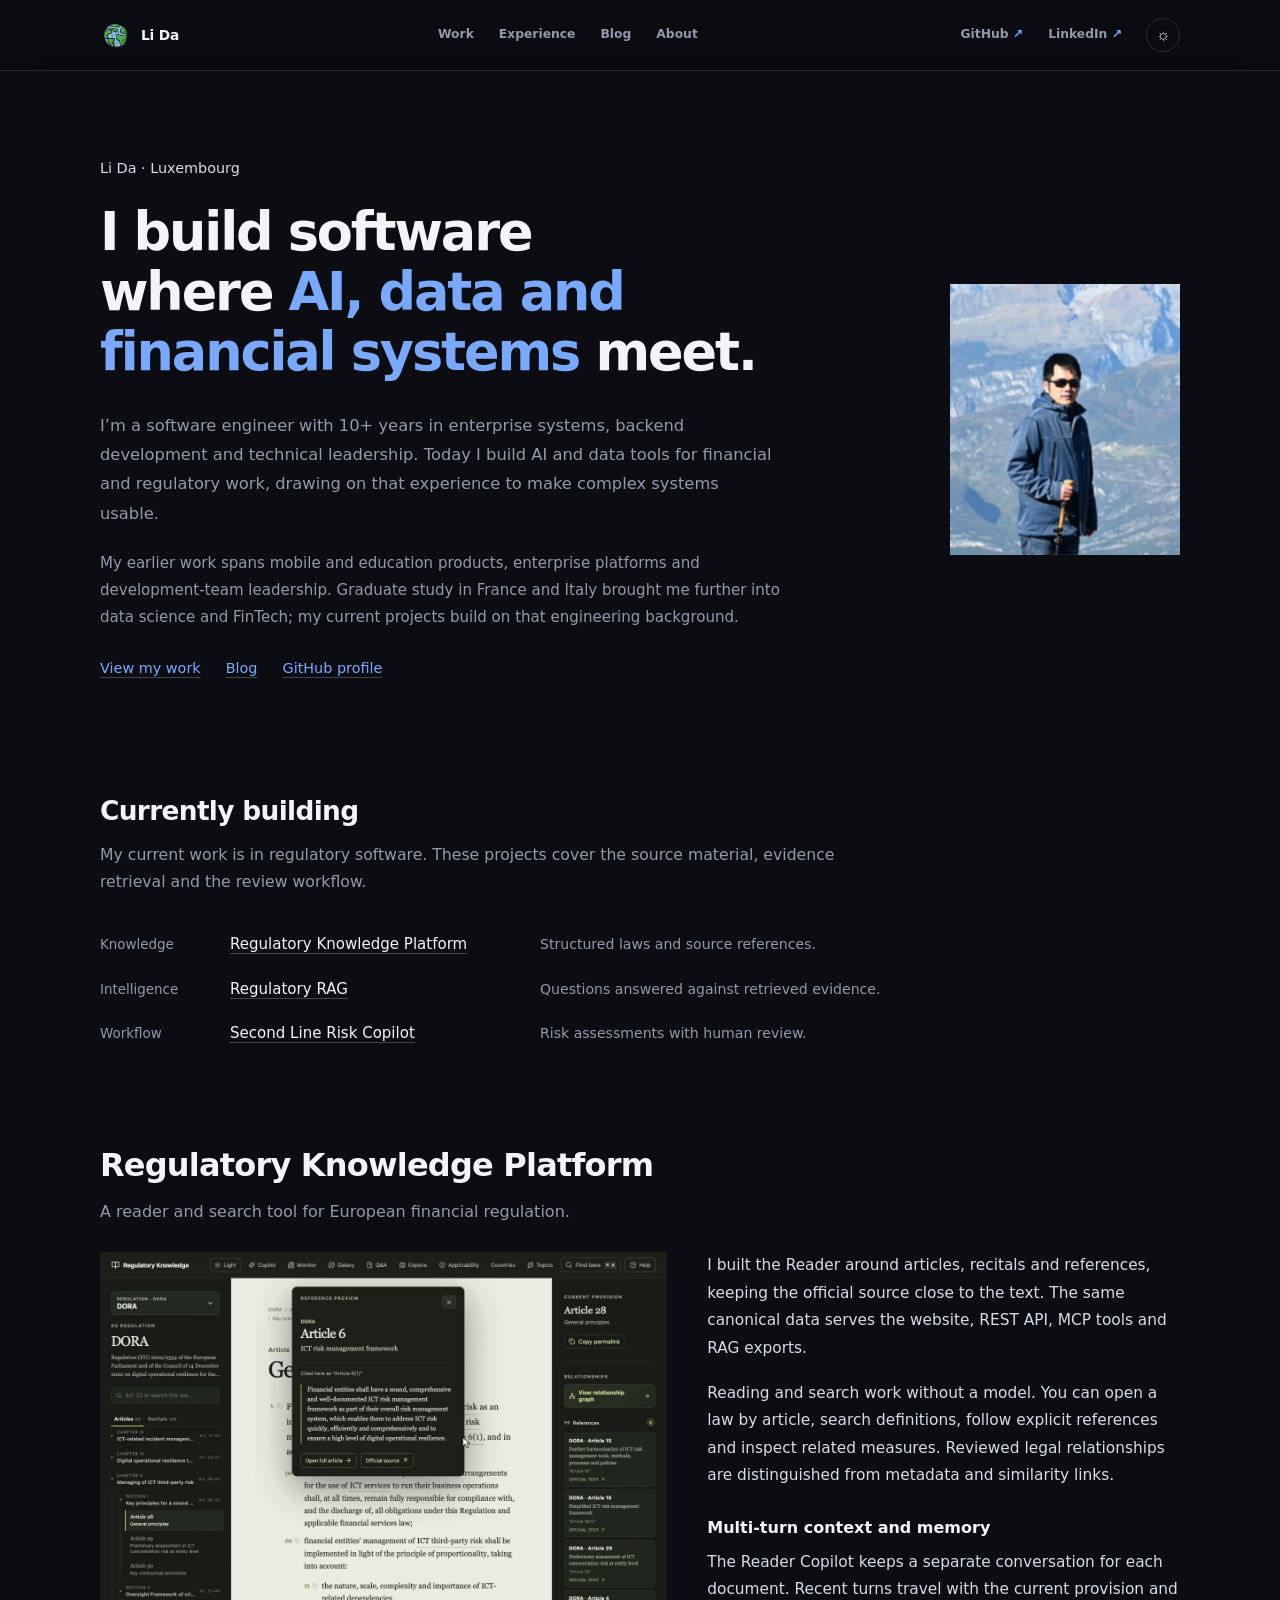
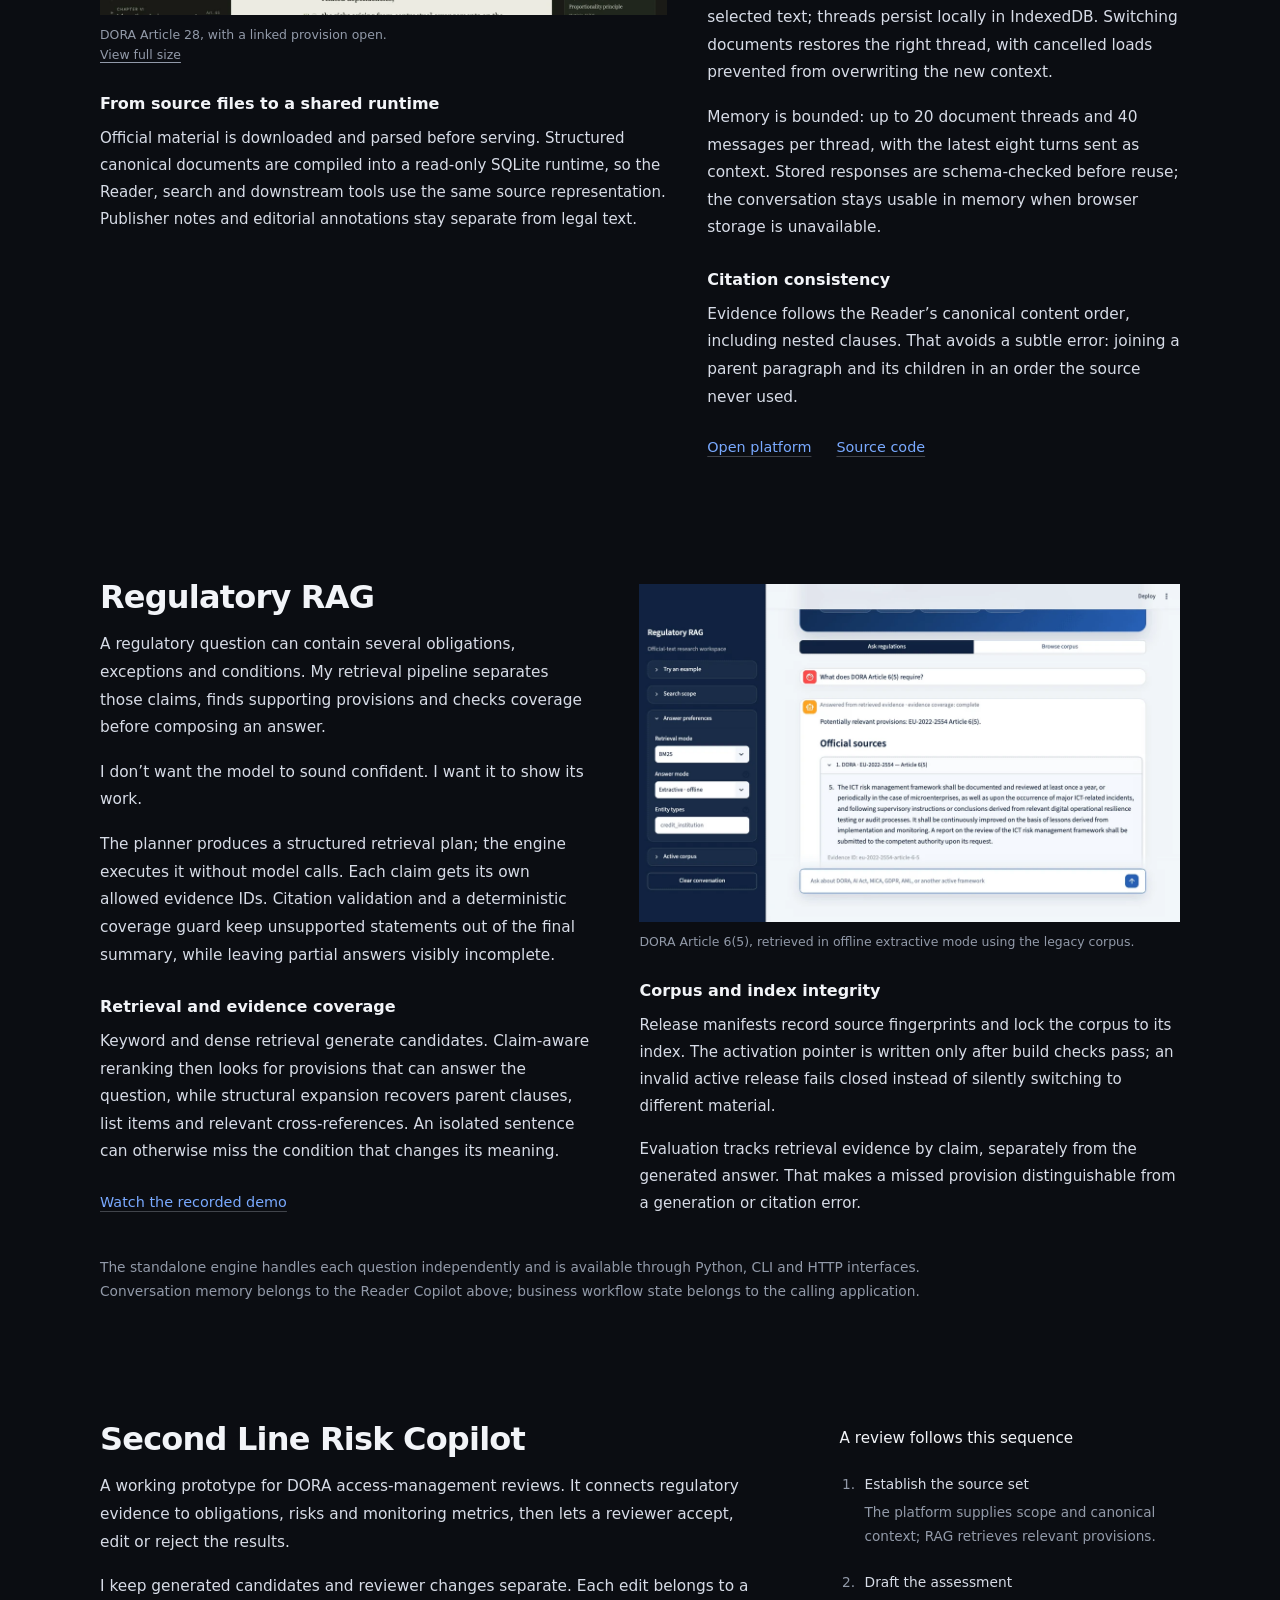
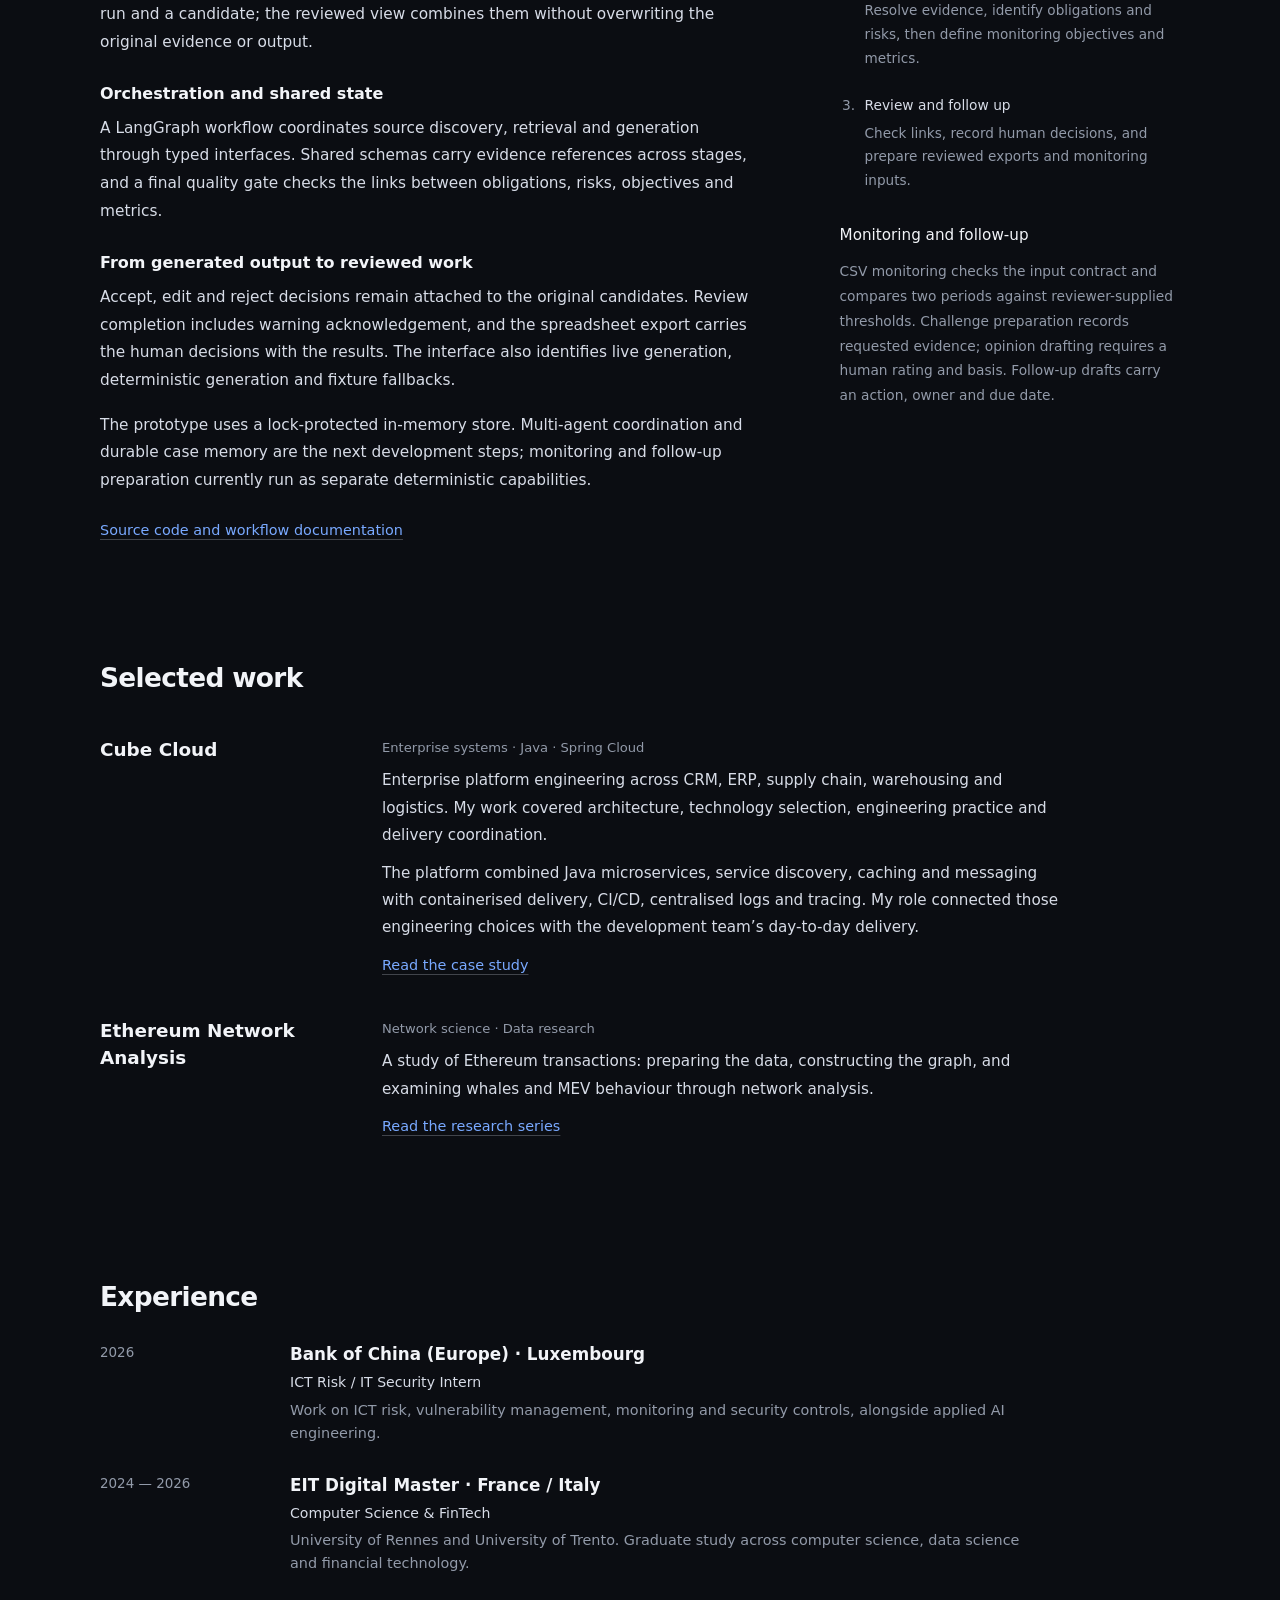
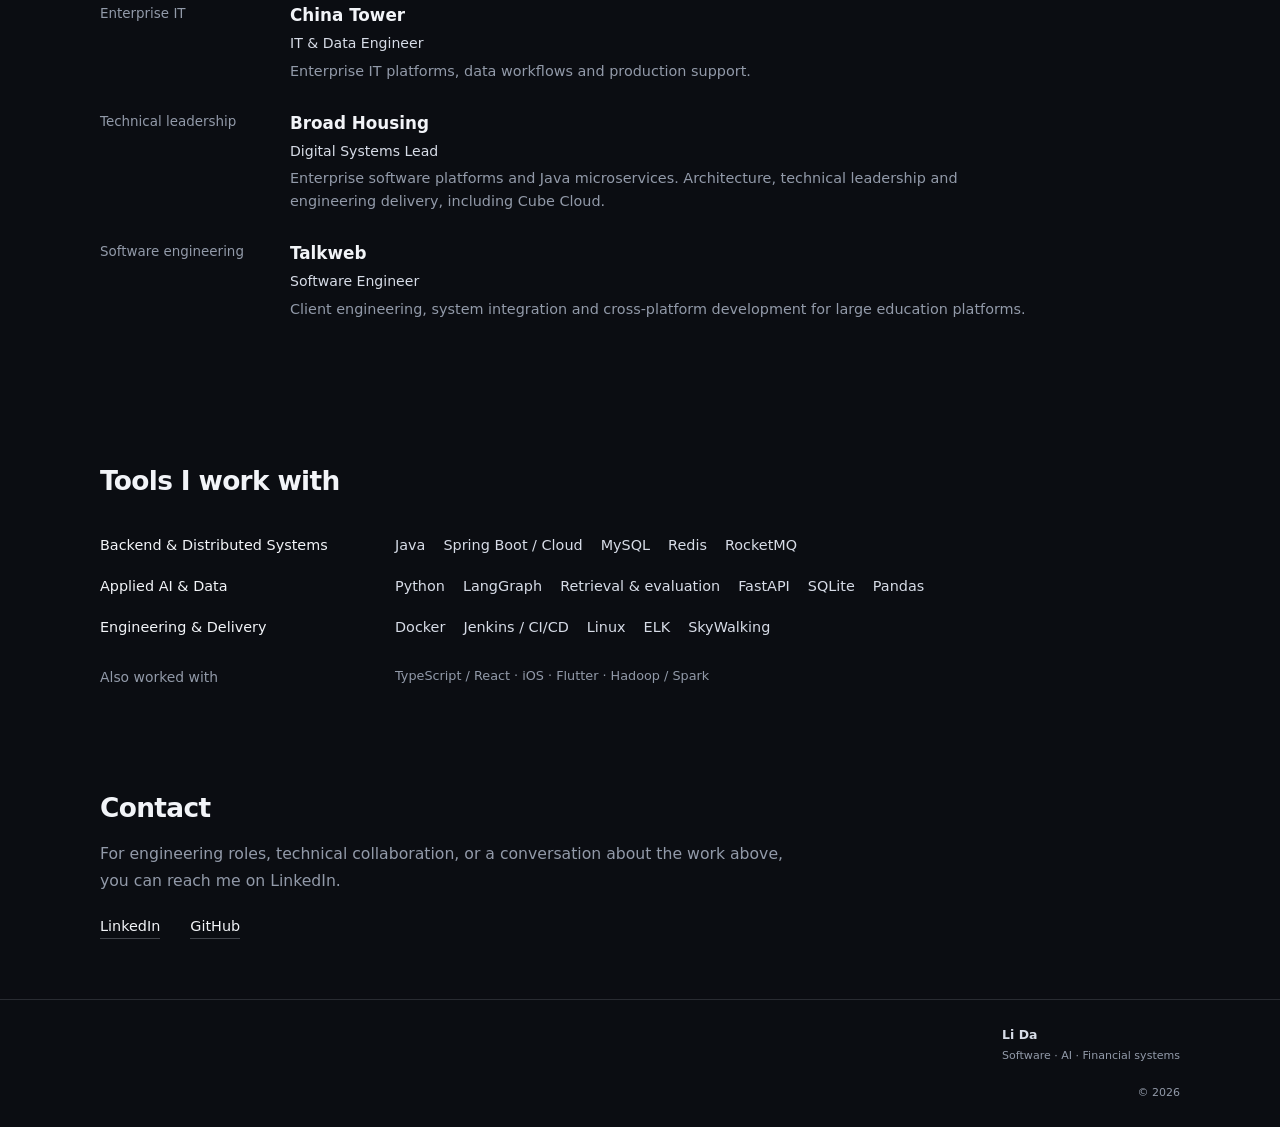
<file: index.html>
<!DOCTYPE html>
<html lang="en">
  <head>
    <meta charset="UTF-8" />
    <meta name="viewport" content="width=device-width, initial-scale=1.0" />
    <meta name="description" content="Li Da builds software where AI, data and financial systems meet." />
    <meta name="theme-color" content="#0b0d12" />
    <meta property="og:title" content="Li Da — Software Engineer" />
    <meta property="og:description" content="Practical software for complex, regulated work across AI, data and financial systems." />
    <meta property="og:type" content="website" />
    <meta property="og:url" content="https://lida.today" />
    <meta property="og:image" content="https://lida.today/assets/og-v2.png" />
    <meta property="og:image:width" content="1200" />
    <meta property="og:image:height" content="630" />
    <meta name="twitter:card" content="summary_large_image" />
    <meta name="twitter:title" content="Li Da — Software Engineer" />
    <meta name="twitter:description" content="Practical software for complex, regulated work across AI, data and financial systems." />
    <meta name="twitter:image" content="https://lida.today/assets/og-v2.png" />
    <title>Li Da — Software Engineer</title>
    <link rel="canonical" href="https://lida.today/" />
    <link rel="icon" href="/assets/logo.svg" type="image/svg+xml" />
    <link rel="stylesheet" href="style.css" />
  </head>
  <body>
    <a class="skip-link" href="#main">Skip to content</a>

    <header class="site-nav">
      <div class="container nav-inner">
        <a class="brand" href="#about" aria-label="Li Da — home">
          <img src="assets/logo.svg" alt="" />
          <span>Li Da</span>
        </a>
        <button class="nav-toggle" id="navToggle" aria-label="Open navigation" aria-controls="siteNav" aria-expanded="false">
          <span></span><span></span><span></span>
        </button>
        <nav class="site-links" id="siteNav" aria-label="Main navigation">
          <div class="nav-primary">
            <a href="#work">Work</a>
            <a href="#experience">Experience</a>
            <a href="https://liyouqi.github.io/">Blog</a>
            <a href="#about">About</a>
          </div>
          <div class="nav-secondary">
            <a href="https://github.com/liyouqi" target="_blank" rel="noopener">GitHub <span aria-hidden="true">↗</span></a>
            <a href="https://www.linkedin.com/in/da-l-04901483" target="_blank" rel="noopener">LinkedIn <span aria-hidden="true">↗</span></a>
          </div>
        </nav>
        <button id="themeToggle" aria-label="Switch to light theme" title="Switch theme"><span aria-hidden="true">☼</span></button>
      </div>
    </header>

    <main id="main">
      <section id="about" class="hero section">
        <div class="container hero-grid">
          <div class="hero-copy">
            <p class="identity">Li Da · Luxembourg</p>
            <h1>I build software where <span>AI, data and financial systems</span> meet.</h1>
            <p class="lede">I’m a software engineer with 10+ years in enterprise systems, backend development and technical leadership. Today I build AI and data tools for financial and regulatory work, drawing on that experience to make complex systems usable.</p>
            <p class="hero-background">My earlier work spans mobile and education products, enterprise platforms and development-team leadership. Graduate study in France and Italy brought me further into data science and FinTech; my current projects build on that engineering background.</p>
            <div class="hero-actions">
              <a class="text-link" href="#work">View my work <span aria-hidden="true">↓</span></a>
              <a class="text-link" href="https://liyouqi.github.io/">Blog</a>
              <a class="text-link" href="https://github.com/liyouqi" target="_blank" rel="noopener">GitHub profile <span aria-hidden="true">↗</span></a>
            </div>
          </div>
          <figure class="portrait-wrap">
            <div class="portrait-frame">
              <img class="profile-photo" src="assets/avatar.jpg" alt="Li Da in the mountains" />
            </div>
          </figure>
        </div>
      </section>

      <section id="work" class="section building-section">
        <div class="container">
          <div class="section-intro">
            <h2>Currently building</h2>
            <p>My current work is in regulatory software. These projects cover the source material, evidence retrieval and the review workflow.</p>
          </div>
          <ol class="project-directory" aria-label="Knowledge, intelligence and workflow projects">
            <li><span>Knowledge</span><a href="#project-platform-title">Regulatory Knowledge Platform</a><p>Structured laws and source references.</p></li>
            <li><span>Intelligence</span><a href="#project-rag-title">Regulatory RAG</a><p>Questions answered against retrieved evidence.</p></li>
            <li><span>Workflow</span><a href="#project-risk-title">Second Line Risk Copilot</a><p>Risk assessments with human review.</p></li>
          </ol>
        </div>
      </section>

      <section class="project-story project-one section" aria-labelledby="project-platform-title">
        <div class="container">
          <header class="project-title-block">
            <h2 id="project-platform-title">Regulatory Knowledge Platform</h2>
            <p>A reader and search tool for European financial regulation.</p>
          </header>
          <div class="platform-layout">
            <div class="platform-evidence">
            <figure class="project-visual platform-visual screenshot-visual">
              <a href="assets/projects/platform-reader.webp" target="_blank" rel="noopener" aria-label="Open full-size Regulatory Knowledge Platform screenshot">
                <img src="assets/projects/platform-reader.webp" width="1280" height="820" loading="lazy" alt="DORA Article 28 in the Reader, with an Article 6 reference preview and linked provisions" />
              </a>
              <figcaption>DORA Article 28, with a linked provision open. <a href="assets/projects/platform-reader.webp" target="_blank" rel="noopener">View full size</a></figcaption>
            </figure>
            <div class="source-engineering">
              <h3>From source files to a shared runtime</h3>
              <p>Official material is downloaded and parsed before serving. Structured canonical documents are compiled into a read-only SQLite runtime, so the Reader, search and downstream tools use the same source representation. Publisher notes and editorial annotations stay separate from legal text.</p>
            </div>
            </div>
            <div class="platform-notes">
              <p>I built the Reader around articles, recitals and references, keeping the official source close to the text. The same canonical data serves the website, REST API, MCP tools and RAG exports.</p>
              <p>Reading and search work without a model. You can open a law by article, search definitions, follow explicit references and inspect related measures. Reviewed legal relationships are distinguished from metadata and similarity links.</p>
              <h3>Multi-turn context and memory</h3>
              <p>The Reader Copilot keeps a separate conversation for each document. Recent turns travel with the current provision and selected text; threads persist locally in IndexedDB. Switching documents restores the right thread, with cancelled loads prevented from overwriting the new context.</p>
              <p>Memory is bounded: up to 20 document threads and 40 messages per thread, with the latest eight turns sent as context. Stored responses are schema-checked before reuse; the conversation stays usable in memory when browser storage is unavailable.</p>
              <h3>Citation consistency</h3>
              <p>Evidence follows the Reader’s canonical content order, including nested clauses. That avoids a subtle error: joining a parent paragraph and its children in an order the source never used.</p>
              <div class="project-actions">
                <a class="text-link" href="https://platform.lida.today" target="_blank" rel="noopener">Open platform</a>
                <a class="text-link" href="https://github.com/liyouqi/regulatory-knowledge-platform" target="_blank" rel="noopener">Source code</a>
              </div>
            </div>
          </div>
        </div>
      </section>

      <section class="project-story project-two section" aria-labelledby="project-rag-title">
        <div class="container">
          <div class="rag-layout">
            <article class="rag-copy">
              <h2 id="project-rag-title">Regulatory RAG</h2>
              <p>A regulatory question can contain several obligations, exceptions and conditions. My retrieval pipeline separates those claims, finds supporting provisions and checks coverage before composing an answer.</p>
              <p>I don’t want the model to sound confident. I want it to show its work.</p>
              <p>The planner produces a structured retrieval plan; the engine executes it without model calls. Each claim gets its own allowed evidence IDs. Citation validation and a deterministic coverage guard keep unsupported statements out of the final summary, while leaving partial answers visibly incomplete.</p>
              <h3>Retrieval and evidence coverage</h3>
              <p>Keyword and dense retrieval generate candidates. Claim-aware reranking then looks for provisions that can answer the question, while structural expansion recovers parent clauses, list items and relevant cross-references. An isolated sentence can otherwise miss the condition that changes its meaning.</p>
              <div class="project-actions">
                <a class="text-link" href="assets/projects/rag-demo.gif" target="_blank" rel="noopener">Watch the recorded demo</a>
              </div>
            </article>
            <div class="rag-evidence">
            <figure class="project-visual rag-visual screenshot-visual">
              <a href="assets/projects/rag-evidence.webp" target="_blank" rel="noopener" aria-label="Open full-size Regulatory RAG evidence screenshot">
                <img src="assets/projects/rag-evidence.webp" width="1120" height="700" loading="lazy" alt="Regulatory RAG returning the official text and evidence ID for DORA Article 6(5) in offline extractive mode" />
              </a>
              <figcaption>DORA Article 6(5), retrieved in offline extractive mode using the legacy corpus.</figcaption>
            </figure>
            <div class="source-engineering">
              <h3>Corpus and index integrity</h3>
              <p>Release manifests record source fingerprints and lock the corpus to its index. The activation pointer is written only after build checks pass; an invalid active release fails closed instead of silently switching to different material.</p>
              <p>Evaluation tracks retrieval evidence by claim, separately from the generated answer. That makes a missed provision distinguishable from a generation or citation error.</p>
            </div>
            </div>
          </div>
          <p class="technical-footnote">The standalone engine handles each question independently and is available through Python, CLI and HTTP interfaces. Conversation memory belongs to the Reader Copilot above; business workflow state belongs to the calling application.</p>
        </div>
      </section>

      <section class="project-story project-three section" aria-labelledby="project-risk-title">
        <div class="container risk-article">
          <div class="risk-copy">
            <h2 id="project-risk-title">Second Line Risk Copilot</h2>
            <p>A working prototype for DORA access-management reviews. It connects regulatory evidence to obligations, risks and monitoring metrics, then lets a reviewer accept, edit or reject the results.</p>
            <p>I keep generated candidates and reviewer changes separate. Each edit belongs to a run and a candidate; the reviewed view combines them without overwriting the original evidence or output.</p>
            <h3>Orchestration and shared state</h3>
            <p>A LangGraph workflow coordinates source discovery, retrieval and generation through typed interfaces. Shared schemas carry evidence references across stages, and a final quality gate checks the links between obligations, risks, objectives and metrics.</p>
            <h3>From generated output to reviewed work</h3>
            <p>Accept, edit and reject decisions remain attached to the original candidates. Review completion includes warning acknowledgement, and the spreadsheet export carries the human decisions with the results. The interface also identifies live generation, deterministic generation and fixture fallbacks.</p>
            <p>The prototype uses a lock-protected in-memory store. Multi-agent coordination and durable case memory are the next development steps; monitoring and follow-up preparation currently run as separate deterministic capabilities.</p>
            <div class="project-actions"><a class="text-link" href="https://github.com/liyouqi/Governance-Agent-Platform" target="_blank" rel="noopener">Source code and workflow documentation</a></div>
          </div>
          <aside class="review-sequence" aria-label="Risk review workflow">
            <h3>A review follows this sequence</h3>
            <ol>
              <li><strong>Establish the source set</strong><p>The platform supplies scope and canonical context; RAG retrieves relevant provisions.</p></li>
              <li><strong>Draft the assessment</strong><p>Resolve evidence, identify obligations and risks, then define monitoring objectives and metrics.</p></li>
              <li><strong>Review and follow up</strong><p>Check links, record human decisions, and prepare reviewed exports and monitoring inputs.</p></li>
            </ol>
            <h3>Monitoring and follow-up</h3>
            <p>CSV monitoring checks the input contract and compares two periods against reviewer-supplied thresholds. Challenge preparation records requested evidence; opinion drafting requires a human rating and basis. Follow-up drafts carry an action, owner and due date.</p>
          </aside>
        </div>
      </section>

      <section class="section selected-section">
        <div class="container">
          <div class="section-intro"><h2>Selected work</h2></div>
          <div class="selected-list">
            <article>
              <h3><a href="work/cube-cloud/">Cube Cloud</a></h3>
              <div><p class="work-meta">Enterprise systems · Java · Spring Cloud</p><p>Enterprise platform engineering across CRM, ERP, supply chain, warehousing and logistics. My work covered architecture, technology selection, engineering practice and delivery coordination.</p><p>The platform combined Java microservices, service discovery, caching and messaging with containerised delivery, CI/CD, centralised logs and tracing. My role connected those engineering choices with the development team’s day-to-day delivery.</p><a class="text-link" href="work/cube-cloud/">Read the case study</a></div>
            </article>
            <article>
              <h3><a href="https://liyouqi.github.io/data%20mining/Ehtereum-Network-Analysis-01-introduction/" target="_blank" rel="noopener">Ethereum Network Analysis</a></h3>
              <div><p class="work-meta">Network science · Data research</p><p>A study of Ethereum transactions: preparing the data, constructing the graph, and examining whales and MEV behaviour through network analysis.</p><a class="text-link" href="https://liyouqi.github.io/data%20mining/Ehtereum-Network-Analysis-01-introduction/" target="_blank" rel="noopener">Read the research series</a></div>
            </article>
          </div>
        </div>
      </section>

      <section id="experience" class="section experience-section">
        <div class="container">
          <div class="section-intro"><h2>Experience</h2></div>
          <ol class="timeline">
            <li>
              <span class="timeline-period">2026</span>
              <div><h3>Bank of China (Europe) · Luxembourg</h3><p class="timeline-role">ICT Risk / IT Security Intern</p><p>Work on ICT risk, vulnerability management, monitoring and security controls, alongside applied AI engineering.</p></div>
            </li>
            <li>
              <span class="timeline-period">2024 — 2026</span>
              <div><h3>EIT Digital Master · France / Italy</h3><p class="timeline-role">Computer Science &amp; FinTech</p><p>University of Rennes and University of Trento. Graduate study across computer science, data science and financial technology.</p></div>
            </li>
            <li>
              <span class="timeline-period">Enterprise IT</span>
              <div><h3>China Tower</h3><p class="timeline-role">IT &amp; Data Engineer</p><p>Enterprise IT platforms, data workflows and production support.</p></div>
            </li>
            <li>
              <span class="timeline-period">Technical leadership</span>
              <div><h3>Broad Housing</h3><p class="timeline-role">Digital Systems Lead</p><p>Enterprise software platforms and Java microservices. Architecture, technical leadership and engineering delivery, including Cube Cloud.</p></div>
            </li>
            <li>
              <span class="timeline-period">Software engineering</span>
              <div><h3>Talkweb</h3><p class="timeline-role">Software Engineer</p><p>Client engineering, system integration and cross-platform development for large education platforms.</p></div>
            </li>
          </ol>
        </div>
      </section>

      <section class="section tools-section">
        <div class="container">
          <div class="section-intro"><h2>Tools I work with</h2></div>
          <div class="tool-groups">
            <article class="tool-group"><div><h3>Backend &amp; Distributed Systems</h3></div><ul class="tool-list"><li>Java</li><li>Spring Boot / Cloud</li><li>MySQL</li><li>Redis</li><li>RocketMQ</li></ul></article>
            <article class="tool-group"><div><h3>Applied AI &amp; Data</h3></div><ul class="tool-list"><li>Python</li><li>LangGraph</li><li>Retrieval &amp; evaluation</li><li>FastAPI</li><li>SQLite</li><li>Pandas</li></ul></article>
            <article class="tool-group"><div><h3>Engineering &amp; Delivery</h3></div><ul class="tool-list"><li>Docker</li><li>Jenkins / CI/CD</li><li>Linux</li><li>ELK</li><li>SkyWalking</li></ul></article>
          </div>
          <div class="earlier-tools"><span>Also worked with</span><p>TypeScript / React · iOS · Flutter · Hadoop / Spark</p></div>
        </div>
      </section>

      <section class="contact-section">
        <div class="container contact-inner">
          <h2>Contact</h2>
          <p>For engineering roles, technical collaboration, or a conversation about the work above, you can reach me on LinkedIn.</p>
          <div class="contact-links">
            <a href="https://www.linkedin.com/in/da-l-04901483" target="_blank" rel="noopener">LinkedIn <span aria-hidden="true">↗</span></a>
            <a href="https://github.com/liyouqi" target="_blank" rel="noopener">GitHub <span aria-hidden="true">↗</span></a>
          </div>
        </div>
      </section>
    </main>

    <footer class="site-footer">
      <div class="container">
        <div><strong>Li Da</strong><span>Software · AI · Financial systems</span></div>
        <span>© <span id="year"></span></span>
      </div>
    </footer>
    <script src="script.js"></script>
  </body>
</html>
</file>
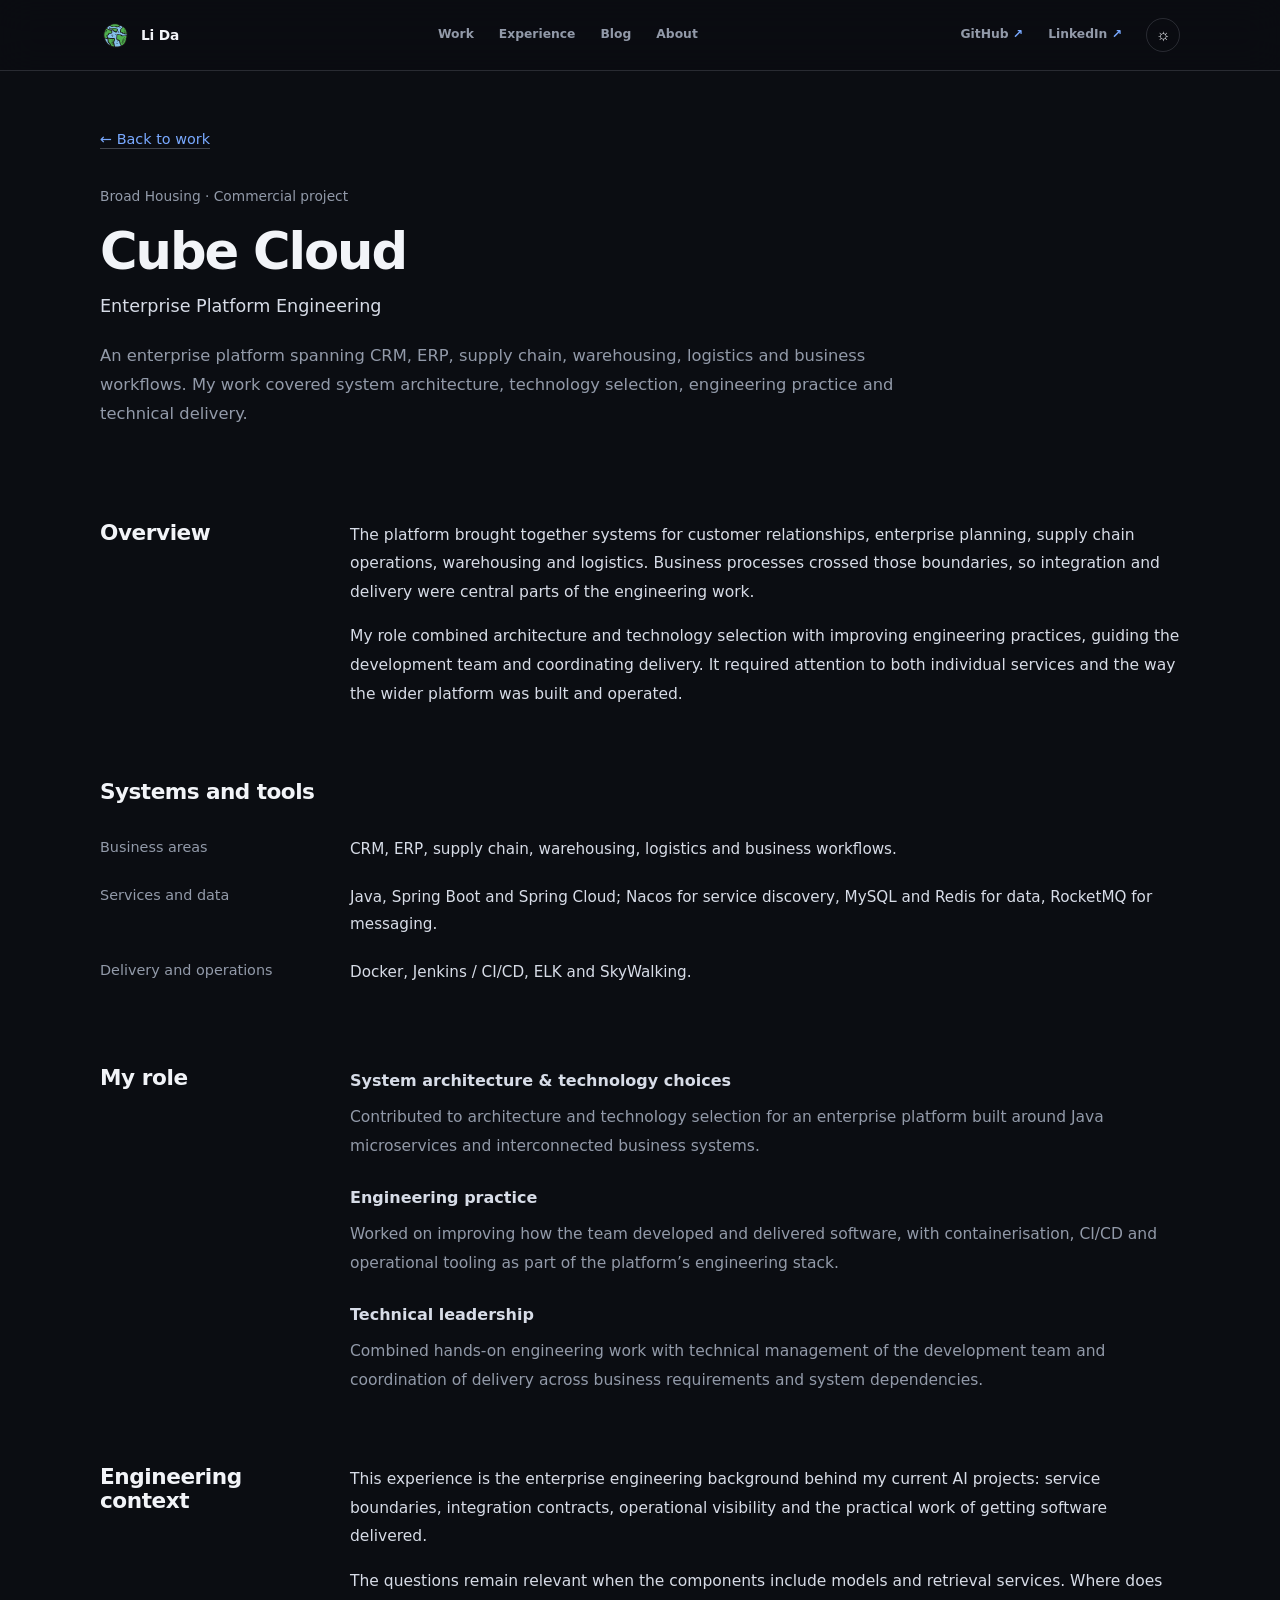
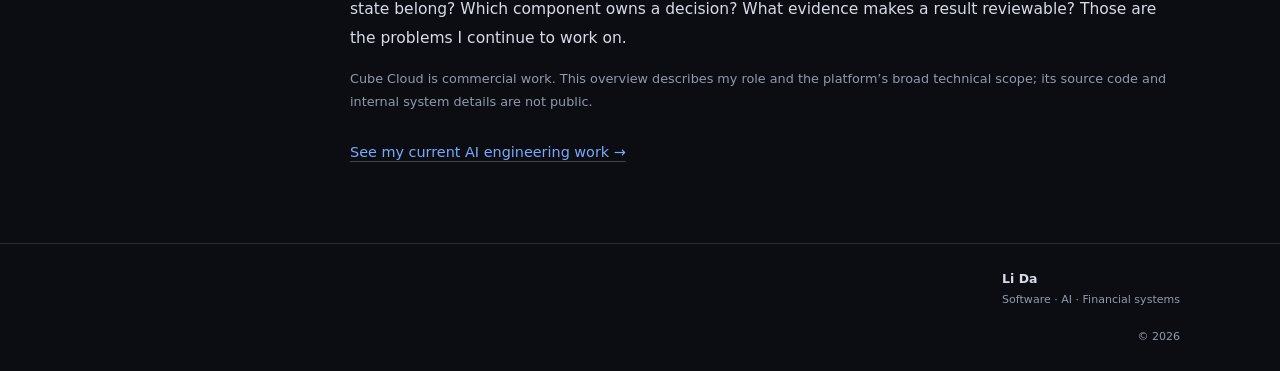
<file: work/cube-cloud/index.html>
<!DOCTYPE html>
<html lang="en">
  <head>
    <meta charset="UTF-8" />
    <meta name="viewport" content="width=device-width, initial-scale=1.0" />
    <meta name="description" content="Cube Cloud: enterprise platform engineering across CRM, ERP, supply chain and business workflows." />
    <meta name="theme-color" content="#0b0d12" />
    <meta property="og:title" content="Cube Cloud — Li Da" />
    <meta property="og:description" content="Architecture, technical leadership and delivery across enterprise business systems." />
    <meta property="og:type" content="website" />
    <meta property="og:url" content="https://lida.today/work/cube-cloud/" />
    <meta property="og:image" content="https://lida.today/assets/og-v2.png" />
    <meta property="og:image:width" content="1200" />
    <meta property="og:image:height" content="630" />
    <meta name="twitter:card" content="summary_large_image" />
    <meta name="twitter:title" content="Cube Cloud — Li Da" />
    <meta name="twitter:description" content="Architecture, technical leadership and delivery across enterprise business systems." />
    <meta name="twitter:image" content="https://lida.today/assets/og-v2.png" />
    <title>Cube Cloud — Li Da</title>
    <link rel="canonical" href="https://lida.today/work/cube-cloud/" />
    <link rel="icon" href="/assets/logo.svg" type="image/svg+xml" />
    <link rel="stylesheet" href="../../style.css" />
  </head>
  <body>
    <a class="skip-link" href="#main">Skip to content</a>

    <header class="site-nav">
      <div class="container nav-inner">
        <a class="brand" href="../../#about" aria-label="Li Da — home">
          <img src="../../assets/logo.svg" alt="" />
          <span>Li Da</span>
        </a>
        <button class="nav-toggle" id="navToggle" aria-label="Open navigation" aria-controls="siteNav" aria-expanded="false">
          <span></span><span></span><span></span>
        </button>
        <nav class="site-links" id="siteNav" aria-label="Main navigation">
          <div class="nav-primary">
            <a href="../../#work">Work</a>
            <a href="../../#experience">Experience</a>
            <a href="https://liyouqi.github.io/">Blog</a>
            <a href="../../#about">About</a>
          </div>
          <div class="nav-secondary">
            <a href="https://github.com/liyouqi" target="_blank" rel="noopener">GitHub <span aria-hidden="true">↗</span></a>
            <a href="https://www.linkedin.com/in/da-l-04901483" target="_blank" rel="noopener">LinkedIn <span aria-hidden="true">↗</span></a>
          </div>
        </nav>
        <button id="themeToggle" aria-label="Switch to light theme" title="Switch theme"><span aria-hidden="true">☼</span></button>
      </div>
    </header>

    <main id="main" class="case-main">
      <section class="case-hero section">
        <div class="container">
          <a class="text-link" href="../../#work">← Back to work</a>
          <p class="case-context">Broad Housing · Commercial project</p>
          <h1>Cube Cloud</h1>
          <p class="case-subtitle">Enterprise Platform Engineering</p>
          <p class="lede">An enterprise platform spanning CRM, ERP, supply chain, warehousing, logistics and business workflows. My work covered system architecture, technology selection, engineering practice and technical delivery.</p>
        </div>
      </section>
      <section class="section case-section">
        <div class="container case-grid">
          <div><h2>Overview</h2></div>
          <div class="case-prose"><p>The platform brought together systems for customer relationships, enterprise planning, supply chain operations, warehousing and logistics. Business processes crossed those boundaries, so integration and delivery were central parts of the engineering work.</p><p>My role combined architecture and technology selection with improving engineering practices, guiding the development team and coordinating delivery. It required attention to both individual services and the way the wider platform was built and operated.</p></div>
        </div>
      </section>
      <section class="section case-section case-scope">
        <div class="container">
          <div class="section-intro split-intro"><div><h2>Systems and tools</h2></div></div>
          <dl class="system-inventory">
            <div><dt>Business areas</dt><dd>CRM, ERP, supply chain, warehousing, logistics and business workflows.</dd></div>
            <div><dt>Services and data</dt><dd>Java, Spring Boot and Spring Cloud; Nacos for service discovery, MySQL and Redis for data, RocketMQ for messaging.</dd></div>
            <div><dt>Delivery and operations</dt><dd>Docker, Jenkins / CI/CD, ELK and SkyWalking.</dd></div>
          </dl>
        </div>
      </section>
      <section class="section case-section">
        <div class="container case-grid">
          <div><h2>My role</h2></div>
          <div class="case-prose"><dl class="case-contributions"><div><dt>System architecture &amp; technology choices</dt><dd>Contributed to architecture and technology selection for an enterprise platform built around Java microservices and interconnected business systems.</dd></div><div><dt>Engineering practice</dt><dd>Worked on improving how the team developed and delivered software, with containerisation, CI/CD and operational tooling as part of the platform’s engineering stack.</dd></div><div><dt>Technical leadership</dt><dd>Combined hands-on engineering work with technical management of the development team and coordination of delivery across business requirements and system dependencies.</dd></div></dl></div>
        </div>
      </section>
      <section class="section case-section">
        <div class="container case-grid">
          <div><h2>Engineering context</h2></div>
          <div class="case-prose"><p>This experience is the enterprise engineering background behind my current AI projects: service boundaries, integration contracts, operational visibility and the practical work of getting software delivered.</p><p>The questions remain relevant when the components include models and retrieval services. Where does state belong? Which component owns a decision? What evidence makes a result reviewable? Those are the problems I continue to work on.</p><p class="scope-note">Cube Cloud is commercial work. This overview describes my role and the platform’s broad technical scope; its source code and internal system details are not public.</p><a class="text-link" href="../../#project-risk-title">See my current AI engineering work →</a></div>
        </div>
      </section>
    </main>
    <footer class="site-footer">
      <div class="container">
        <div><strong>Li Da</strong><span>Software · AI · Financial systems</span></div>
        <span>© <span id="year"></span></span>
      </div>
    </footer>
    <script src="../../script.js"></script>
  </body>
</html>
</file>
<file: style.css>
:root {
  color-scheme: dark;
  --bg: #0b0d12;
  --bg-soft: #0f1219;
  --panel: #131721;
  --panel-raised: #181d28;
  --ink: #f2f4f8;
  --ink-soft: #d7dce7;
  --muted: #929aa9;
  --line: rgba(226, 232, 244, .14);
  --line-strong: rgba(226, 232, 244, .25);
  --blue: #79a9ff;
  --blue-strong: #4d88f7;
  --orange: #f0a26b;
  --nav-bg: rgba(11, 13, 18, .84);
  --shadow: 0 24px 70px rgba(0, 0, 0, .28);
}

:root.light {
  color-scheme: light;
  --bg: #f5f6f8;
  --bg-soft: #eceff3;
  --panel: #fff;
  --panel-raised: #f9fafb;
  --ink: #171a21;
  --ink-soft: #343a46;
  --muted: #626b79;
  --line: rgba(23, 26, 33, .13);
  --line-strong: rgba(23, 26, 33, .23);
  --blue: #2767cc;
  --blue-strong: #1d57b0;
  --orange: #bd642c;
  --nav-bg: rgba(245, 246, 248, .88);
  --shadow: 0 24px 70px rgba(34, 43, 58, .11);
}

* { box-sizing: border-box; }
html { scroll-behavior: smooth; scroll-padding-top: 80px; }
body { margin: 0; background: var(--bg); color: var(--ink); font-family: Inter, ui-sans-serif, system-ui, -apple-system, BlinkMacSystemFont, "Segoe UI", sans-serif; line-height: 1.6; -webkit-font-smoothing: antialiased; }
body, .site-nav, .selected-section, .experience-section, .tools-section, .site-footer { transition: none; }
a { color: inherit; }
img { display: block; max-width: 100%; }
h1, h2, h3, p, figure { margin-top: 0; }
button, a { -webkit-tap-highlight-color: transparent; }
:focus-visible { outline: 2px solid var(--blue); outline-offset: 4px; }

.skip-link { position: fixed; top: -80px; left: 18px; z-index: 100; padding: 10px 14px; border-radius: 6px; background: var(--ink); color: var(--bg); text-decoration: none; transition: top .2s ease; }
.skip-link:focus { top: 14px; }
.container { width: min(1180px, calc(100% - 56px)); margin: 0 auto; }
.section { padding: 116px 0; }

.site-nav { position: sticky; top: 0; z-index: 20; border-bottom: 1px solid var(--line); background: var(--nav-bg); backdrop-filter: blur(18px); }
.nav-inner { display: flex; align-items: center; gap: 24px; min-height: 70px; }
.brand { display: inline-flex; align-items: center; gap: 10px; flex: 0 0 auto; font-size: .86rem; font-weight: 760; letter-spacing: -.01em; text-decoration: none; }
.brand img { width: 31px; height: 31px; border-radius: 7px; }
.site-links { display: flex; align-items: center; justify-content: space-between; flex: 1; gap: 28px; }
.nav-primary, .nav-secondary { display: flex; align-items: center; gap: 25px; }
.nav-primary { margin: 0 auto; }
.site-links a { color: var(--muted); font-size: .77rem; font-weight: 680; text-decoration: none; transition: color .2s ease; }
.site-links a:hover { color: var(--ink); }
.nav-secondary a span { color: var(--blue); }
#themeToggle, .nav-toggle { border: 1px solid var(--line); background: transparent; color: var(--ink); cursor: pointer; }
#themeToggle { display: grid; width: 34px; height: 34px; padding: 0; border-radius: 50%; place-items: center; font-size: 1rem; transition: border-color .2s ease, background .2s ease; }
#themeToggle:hover { border-color: var(--line-strong); background: var(--panel); }
.nav-toggle { display: none; width: 38px; height: 38px; padding: 8px; border-radius: 7px; }
.nav-toggle span { display: block; width: 20px; height: 1.5px; margin: 4px auto; background: currentColor; transition: transform .2s ease, opacity .2s ease; }
.nav-toggle[aria-expanded="true"] span:nth-child(1) { transform: translateY(5.5px) rotate(45deg); }
.nav-toggle[aria-expanded="true"] span:nth-child(2) { opacity: 0; }
.nav-toggle[aria-expanded="true"] span:nth-child(3) { transform: translateY(-5.5px) rotate(-45deg); }

.hero { display: flex; min-height: calc(100svh - 70px); align-items: center; padding: 88px 0 96px; overflow: hidden; }
.hero-grid { display: grid; grid-template-columns: minmax(0, 1.7fr) minmax(270px, .62fr); align-items: center; gap: clamp(54px, 8vw, 118px); }
.hero-copy { position: relative; z-index: 1; }
.identity { display: flex; align-items: center; gap: 9px; margin-bottom: 27px; color: var(--ink-soft); font-size: .77rem; font-weight: 700; letter-spacing: .05em; text-transform: uppercase; }
h1 { max-width: 750px; margin-bottom: 29px; font-size: clamp(2.95rem, 4.9vw, 4.65rem); font-weight: 710; letter-spacing: -.052em; line-height: 1.04; text-wrap: balance; }
h1 span { color: var(--blue); }
.lede { max-width: 750px; margin-bottom: 36px; color: var(--muted); font-size: clamp(1.02rem, 1.32vw, 1.17rem); line-height: 1.72; }
.hero-actions, .project-actions { display: flex; flex-wrap: wrap; align-items: center; gap: 25px; }
.text-link { display: inline-flex; align-items: center; gap: 9px; padding: 7px 0; border-bottom: 1px solid var(--line-strong); color: var(--ink-soft); font-size: .8rem; font-weight: 720; text-decoration: none; transition: color .2s ease, border-color .2s ease; }
.text-link span { color: var(--blue); transition: transform .2s ease; }
.text-link:hover { border-color: var(--blue); color: var(--ink); }
.text-link:hover span { transform: translate(2px, -2px); }
.portrait-wrap { position: relative; width: min(100%, 330px); margin: 0; justify-self: end; }
.portrait-wrap::before { position: absolute; inset: -26px 24px 56px -26px; border: 1px solid var(--line); border-radius: 4px; content: ""; }
.portrait-frame { position: relative; overflow: hidden; aspect-ratio: .78; border: 1px solid var(--line-strong); border-radius: 4px; background: var(--panel); box-shadow: var(--shadow); }
.profile-photo { width: 100%; height: 100%; object-fit: cover; object-position: 51% center; filter: saturate(.72) contrast(1.05); transition: transform .7s cubic-bezier(.2,.7,.2,1), filter .35s ease; }
.portrait-frame:hover .profile-photo { transform: scale(1.018); filter: saturate(.9) contrast(1.04); }
.portrait-wrap figcaption { display: flex; justify-content: space-between; gap: 10px; margin-top: 17px; color: var(--muted); font-size: .65rem; font-weight: 680; letter-spacing: .04em; text-transform: uppercase; }

.section-intro { max-width: 760px; margin-bottom: 54px; }
.section-intro h2, .contact-inner h2 { margin-bottom: 0; font-size: clamp(2.2rem, 3.8vw, 3.55rem); font-weight: 700; letter-spacing: -.055em; line-height: 1.04; }
.split-intro { display: grid; grid-template-columns: minmax(0, 1fr) minmax(280px, 440px); align-items: end; gap: 70px; max-width: none; }
.split-intro > p { margin-bottom: 2px; color: var(--muted); font-size: .98rem; line-height: 1.75; }

.building-section { border-top: 1px solid var(--line); border-bottom: 1px solid var(--line); background: var(--bg-soft); }

.project-story { position: relative; overflow: hidden; border-bottom: 1px solid var(--line); }
.project-two { background: var(--bg-soft); }
.project-visual { position: relative; overflow: hidden; margin: 0; border: 1px solid var(--line); border-radius: 5px; background: var(--panel); box-shadow: var(--shadow); }
.project-visual::after { position: absolute; inset: 0; border: 1px solid rgba(255,255,255,.05); content: ""; pointer-events: none; }
.project-visual img { width: 100%; aspect-ratio: 16 / 10; object-fit: cover; filter: saturate(.72) contrast(1.04) brightness(.83); transition: transform .65s cubic-bezier(.2,.7,.2,1), filter .35s ease; }
.project-visual:hover img { transform: scale(1.018); filter: saturate(.88) contrast(1.04) brightness(.9); }
.project-visual figcaption { display: flex; justify-content: space-between; gap: 20px; padding: 13px 15px; border-top: 1px solid var(--line); color: var(--muted); font-size: .61rem; font-weight: 700; letter-spacing: .06em; text-transform: uppercase; }
.project-visual figcaption span:first-child { color: var(--blue); }
.project-title-block { display: grid; grid-template-columns: 155px minmax(0, 1fr) minmax(270px, 345px); align-items: end; gap: 34px; margin-bottom: 57px; }
.project-title-block h2, .rag-copy h2 { margin: 0; font-size: clamp(2.75rem, 5.4vw, 5.2rem); font-weight: 700; letter-spacing: -.067em; line-height: .92; }
.project-title-block > p:last-child { margin: 0 0 4px; color: var(--ink-soft); font-size: 1.08rem; line-height: 1.58; }
.project-actions { margin-top: 28px; }

.platform-layout { display: grid; grid-template-columns: minmax(0, 1.5fr) minmax(300px, .62fr); align-items: start; gap: clamp(40px, 6vw, 82px); }
.platform-visual { width: calc(100% + clamp(16px, 4vw, 60px)); margin-left: clamp(-60px, -4vw, -16px); }
.platform-visual img { aspect-ratio: 16 / 9; }
.platform-notes { margin-top: 66px; }

.rag-layout { position: relative; display: grid; grid-template-columns: minmax(300px, .7fr) minmax(0, 1.3fr); align-items: center; gap: clamp(50px, 7vw, 105px); }
.rag-copy { position: relative; z-index: 2; padding: 40px 0 20px clamp(0px, 2vw, 24px); }
.rag-copy h2 { max-width: 560px; margin-bottom: 18px; }
.rag-visual { width: calc(100% + clamp(22px, 4vw, 60px)); }
.rag-visual img { aspect-ratio: 16 / 10; }


.selected-section { background: var(--panel); }
.work-meta { display: block; margin-bottom: 15px; color: var(--blue); font-size: .58rem; font-weight: 790; letter-spacing: .08em; text-transform: uppercase; }

.experience-section { border-top: 1px solid var(--line); }
.timeline { position: relative; margin: 0; padding: 0; list-style: none; }
.timeline::before { position: absolute; top: 14px; bottom: 28px; left: 206px; width: 1px; background: var(--line-strong); content: ""; }
.timeline li { position: relative; display: grid; grid-template-columns: 175px minmax(0, 1fr); gap: 64px; padding: 0 0 49px; }
.timeline li::before { position: absolute; top: 7px; left: 201px; width: 9px; height: 9px; border: 2px solid var(--bg); border-radius: 50%; background: var(--blue); box-shadow: 0 0 0 1px var(--blue); content: ""; }
.timeline-period { padding-top: 1px; color: var(--ink-soft); font: 680 .7rem/1.4 ui-monospace, SFMono-Regular, Menlo, monospace; text-align: right; text-transform: uppercase; }
.timeline h3 { margin-bottom: 7px; font-size: 1.25rem; letter-spacing: -.03em; }
.timeline div > p:last-child { max-width: 690px; margin: 0; color: var(--muted); font-size: .88rem; }

.tools-section { border-top: 1px solid var(--line); background: var(--bg-soft); }
.tool-groups { border-top: 1px solid var(--line-strong); }
.tool-group { display: grid; grid-template-columns: 235px minmax(0, 1fr); gap: 30px; padding: 27px 0; border-bottom: 1px solid var(--line); }
.tool-group > div { display: flex; align-items: baseline; gap: 19px; }
.tool-group > div span { color: var(--orange); font: 680 .63rem/1 ui-monospace, SFMono-Regular, Menlo, monospace; }
.tool-group h3 { margin: 0; font-size: .95rem; letter-spacing: -.02em; }
.earlier-tools { display: grid; grid-template-columns: 235px minmax(0, 1fr); gap: 30px; padding-top: 28px; color: var(--muted); }
.earlier-tools > span { font-size: .65rem; font-weight: 760; letter-spacing: .09em; text-transform: uppercase; }
.earlier-tools ul { display: flex; flex-wrap: wrap; gap: 22px; margin: 0; padding: 0; list-style: none; }
.earlier-tools li { display: flex; align-items: center; gap: 7px; font-size: .66rem; }
.earlier-tools img { width: 19px; height: 19px; object-fit: contain; filter: saturate(.72); }


.contact-section { padding: 112px 0; border-top: 1px solid var(--line); background: var(--panel); }
.contact-inner { display: grid; grid-template-columns: 1fr minmax(300px, 520px); align-items: end; gap: 20px 75px; }
.contact-inner h2 { font-size: clamp(3rem, 5.7vw, 5.4rem); }
.contact-inner > p { margin: 0; color: var(--muted); font-size: 1.02rem; line-height: 1.72; }
.contact-links { grid-column: 2; display: flex; gap: 30px; }
.contact-links a { display: inline-flex; gap: 8px; border-bottom: 1px solid var(--line-strong); font-size: .8rem; font-weight: 720; text-decoration: none; }
.contact-links a span { color: var(--orange); transition: transform .2s ease; }
.contact-links a:hover span { transform: translate(3px, -3px); }
.site-footer { padding: 25px 0; border-top: 1px solid var(--line); color: var(--muted); font-size: .69rem; }
.site-footer .container { display: flex; align-items: flex-end; justify-content: space-between; gap: 20px; }
.site-footer div { display: flex; flex-direction: column; gap: 2px; }
.site-footer strong { color: var(--ink-soft); font-size: .78rem; }


@media (max-width: 980px) {
  .hero-grid { grid-template-columns: minmax(0, 1.45fr) minmax(230px, .55fr); gap: 48px; }
  h1 { font-size: clamp(2.8rem, 5.6vw, 4.1rem); }
  .project-title-block { grid-template-columns: 90px minmax(0, 1fr); }
  .project-title-block > p:last-child { grid-column: 2; max-width: 500px; }
  .platform-layout, .rag-layout { grid-template-columns: 1fr; }
  .platform-visual { width: calc(100% + 30px); }
  .platform-notes { display: grid; grid-template-columns: .8fr 1.2fr; gap: 40px; margin-top: 10px; }
  .platform-notes .project-actions { grid-column: 2; }
  .rag-copy { max-width: 600px; }
  .rag-visual { width: 92%; margin-left: auto; }
}

@media (max-width: 760px) {
  html { scroll-padding-top: 66px; }
  .container { width: min(100% - 36px, 1180px); }
  .section { padding: 82px 0; }
  .nav-inner { min-height: 64px; gap: 12px; }
  .nav-toggle { display: block; order: 2; margin-left: auto; }
  #themeToggle { order: 3; }
  .site-links { position: absolute; top: 64px; right: 0; left: 0; display: none; align-items: stretch; gap: 0; padding: 8px 18px 20px; border-bottom: 1px solid var(--line); background: var(--bg); }
  .site-links.open { display: flex; flex-direction: column; }
  .nav-primary, .nav-secondary { display: flex; flex-direction: column; align-items: stretch; gap: 0; margin: 0; }
  .nav-secondary { border-top: 1px solid var(--line); }
  .site-links a { display: block; padding: 12px 0; border-bottom: 1px solid var(--line); }
  .nav-secondary a:last-child { border-bottom: 0; }
  .hero { min-height: auto; padding: 76px 0 80px; }
  .hero-grid { grid-template-columns: 1fr; gap: 52px; }
  .portrait-wrap { width: min(74vw, 330px); justify-self: start; margin-left: 26px; }
  .portrait-wrap::before { inset: -19px 19px 40px -19px; }
  h1 { font-size: clamp(2.4rem, 10.5vw, 3.7rem); }
  .lede { font-size: 1rem; }
  .split-intro { grid-template-columns: 1fr; gap: 19px; }
  .section-intro { margin-bottom: 40px; }
  .project-title-block { grid-template-columns: 1fr; gap: 17px; margin-bottom: 40px; }
  .project-title-block > p:last-child { grid-column: auto; }
  .project-title-block h2, .rag-copy h2 { font-size: clamp(2.65rem, 12vw, 4.3rem); }
  .platform-visual, .rag-visual { width: 100%; margin-left: 0; }
  .platform-notes { display: block; margin-top: 38px; }
  .platform-notes .project-actions { margin-top: 27px; }
  .rag-copy { padding: 0; }
  .rag-visual { margin-top: 18px; }
  .timeline::before { left: 7px; }
  .timeline li { grid-template-columns: 1fr; gap: 9px; padding: 0 0 43px 36px; }
  .timeline li::before { left: 2px; }
  .timeline-period { text-align: left; }
  .tool-group, .earlier-tools { grid-template-columns: 1fr; gap: 19px; }
  .contact-section { padding: 84px 0; }
  .contact-inner { grid-template-columns: 1fr; gap: 20px; }
  .contact-links { grid-column: auto; }
  .contact-links { margin-top: 12px; }
}

@media (max-width: 460px) {
  .brand span { display: none; }
  .hero-actions { gap: 15px 20px; }
  .portrait-wrap { width: calc(100% - 26px); }
  .project-visual figcaption { flex-direction: column; gap: 3px; }
  .tool-group { padding: 25px 0; }
  .earlier-tools ul { gap: 15px; }
  .site-footer .container { align-items: flex-start; flex-direction: column; }
}

@media (prefers-reduced-motion: reduce) {
  html { scroll-behavior: auto; }
  *, *::before, *::after { animation-duration: .01ms !important; animation-iteration-count: 1 !important; transition-duration: .01ms !important; }
}

/* Content refinement: keep the existing palette and type, make evidence readable. */
.building-section { padding: 82px 0; }
.platform-notes { margin-top: 0; }
.screenshot-visual a { display: block; }
.screenshot-visual img, .screenshot-visual:hover img { height: auto; aspect-ratio: auto; object-fit: contain; filter: none; transform: none; }
.screenshot-visual a:focus-visible { outline-offset: -4px; }
.rag-copy { padding-left: 0; }
.scope-note { margin: 0 0 24px; color: var(--muted); font-size: .8rem; line-height: 1.75; }
.tool-list { display: flex; flex-wrap: wrap; align-items: center; gap: 12px 25px; padding: 0; margin: 0; list-style: none; color: var(--ink-soft); font-size: .86rem; }
.earlier-tools p { margin: 0; font-size: .8rem; }
.contact-links { flex-wrap: wrap; }
.case-hero { padding: 65px 0 80px; }
.case-hero h1 { margin-bottom: 12px; font-size: clamp(3rem, 7vw, 6rem); }
.case-subtitle { color: var(--blue); font-size: clamp(1.2rem, 2vw, 1.6rem); letter-spacing: -.025em; }
.case-hero .lede { max-width: 820px; margin-top: 28px; }
.case-section { padding: 80px 0; border-top: 1px solid var(--line); }
.case-grid { display: grid; grid-template-columns: .85fr 1.4fr; gap: 75px; }
.case-grid h2 { font-size: clamp(1.8rem, 3vw, 2.7rem); line-height: 1.1; letter-spacing: -.045em; }
.case-prose { color: var(--ink-soft); font-size: 1rem; line-height: 1.85; }
.case-prose p:last-child { margin-bottom: 0; }
.case-scope { background: var(--bg-soft); }
.case-contributions { margin: 0; }
.case-contributions div + div { margin-top: 26px; padding-top: 26px; border-top: 1px solid var(--line); }
.case-contributions dt { margin-bottom: 8px; font-weight: 650; }
.case-contributions dd { margin: 0; color: var(--muted); }
@media (max-width: 980px) {
  .platform-notes { display: block; max-width: 760px; }
  .case-grid { gap: 40px; }
}
@media (max-width: 760px) {
  .building-section { padding: 64px 0; }
  .case-grid { grid-template-columns: 1fr; }
  .case-section { padding: 60px 0; }
  .case-grid { gap: 22px; }
}

/* Plain project writing: hierarchy from type and spacing, without decorative panels. */
.container { width: min(1080px, calc(100% - 64px)); }
.section { padding: 58px 0; }
.hero { min-height: 0; padding: 86px 0 72px; }
.hero-grid { grid-template-columns: minmax(0, 1fr) 230px; gap: 80px; }
.identity { margin-bottom: 22px; font-size: .9rem; font-weight: 500; letter-spacing: 0; text-transform: none; }
h1 { max-width: 760px; font-size: clamp(2.3rem, 4.1vw, 3.65rem); font-weight: 650; line-height: 1.14; letter-spacing: -.04em; }
.lede { max-width: 680px; font-size: 1.02rem; line-height: 1.8; margin-bottom: 22px; }
.portrait-wrap { width: 230px; margin: 0; }
.portrait-wrap::before { content: none; }
.portrait-frame { border: 0; border-radius: 0; box-shadow: none; aspect-ratio: .85; }
.profile-photo, .portrait-frame:hover .profile-photo { filter: none; transform: none; }
.hero-actions { gap: 25px; }
.text-link { padding: 2px 0; border: 0; font-size: .9rem; font-weight: 500; color: var(--blue); text-decoration: underline; text-underline-offset: 4px; text-decoration-color: var(--line-strong); }
.text-link:hover { text-decoration-color: currentColor; }
.text-link span { display: none; }
.section-intro { margin: 0 0 27px; max-width: 760px; }
.section-intro h2, .contact-inner h2 { font-size: 1.65rem; font-weight: 600; letter-spacing: -.025em; line-height: 1.3; }
.section-intro p { margin: 12px 0 0; color: var(--muted); font-size: .98rem; line-height: 1.75; }
.building-section, .selected-section, .tools-section, .project-two, .contact-section, .case-scope { background: transparent; }
.building-section { padding: 40px 0 32px; border: 0; }
.project-directory { margin: 0; padding: 0; list-style: none; }
.project-directory li { display: grid; grid-template-columns: 110px 290px 1fr; gap: 20px; align-items: baseline; padding: 10px 0; }
.project-directory li > span { color: var(--muted); font-size: .84rem; }
.project-directory a { width: fit-content; font-size: .94rem; text-underline-offset: 4px; text-decoration-color: var(--line-strong); }
.project-directory a:hover { color: var(--blue); }
.project-directory p { margin: 0; color: var(--muted); font-size: .88rem; }
.project-story { border: 0; overflow: visible; }
.project-title-block { display: block; margin-bottom: 28px; }
.project-title-block h2, .rag-copy h2, .risk-copy h2 { margin: 0 0 14px; font-size: clamp(1.6rem, 2.7vw, 2rem); font-weight: 620; line-height: 1.25; letter-spacing: -.025em; }
.project-title-block > p:last-child { margin: 0; font-size: 1rem; color: var(--muted); }
.platform-layout { grid-template-columns: minmax(0, 1.2fr) minmax(0, 1fr); align-items: start; gap: 40px; }
.platform-visual, .rag-visual { width: 100%; margin: 0; }
.project-visual { border: 0; border-radius: 0; box-shadow: none; background: transparent; }
.project-visual::after { content: none; }
.project-visual figcaption { display: block; border: 0; padding: 10px 0 0; font-size: .78rem; font-weight: 400; letter-spacing: 0; text-transform: none; line-height: 1.6; }
.project-visual figcaption a { text-underline-offset: 3px; }
.platform-notes { display: block; margin: 0; }
.platform-notes p, .rag-copy p, .risk-copy p { margin: 0 0 17px; color: var(--ink-soft); font-size: .96rem; line-height: 1.8; }
.platform-notes h3, .risk-copy h3 { margin: 25px 0 8px; color: var(--ink); font-size: 1rem; font-weight: 600; }
.project-actions { margin-top: 23px; gap: 25px; }
.rag-layout { grid-template-columns: minmax(0, 1fr) minmax(0, 1.1fr); gap: 48px; align-items: start; }
.rag-copy { max-width: none; padding: 0; }
.rag-visual { margin-top: 7px; }
.technical-footnote { max-width: 850px; margin: 22px 0 0; color: var(--muted); font-size: .86rem; line-height: 1.75; }
.risk-article { display: grid; grid-template-columns: minmax(0, 1.55fr) minmax(0, .8fr); gap: 80px; align-items: start; }
.review-sequence { padding-top: 7px; }
.review-sequence h3 { margin-bottom: 22px; font-size: .95rem; font-weight: 500; }
.review-sequence ol { margin: 0; padding-left: 20px; }
.review-sequence li { margin-bottom: 23px; padding-left: 5px; color: var(--muted); font-size: .86rem; }
.review-sequence strong { color: var(--ink-soft); font-weight: 500; }
.review-sequence p { margin: 6px 0 0; font-size: .85rem; line-height: 1.75; }
.selected-section, .experience-section, .tools-section { border: 0; }
.selected-list { max-width: 970px; }
.selected-list article { display: grid; grid-template-columns: 240px minmax(0, 1fr); gap: 42px; padding: 14px 0 24px; }
.selected-list h3 { margin: 0; font-size: 1.15rem; font-weight: 550; line-height: 1.5; }
.selected-list h3 a { text-decoration: none; }
.selected-list h3 a:hover { color: var(--blue); text-decoration: underline; }
.selected-list p { margin: 0 0 10px; color: var(--ink-soft); font-size: .95rem; line-height: 1.8; }
.selected-list .work-meta { margin-bottom: 8px; color: var(--muted); font-size: .82rem; font-weight: 400; letter-spacing: 0; text-transform: none; }
.timeline::before, .timeline li::before { content: none; }
.timeline li { grid-template-columns: 150px minmax(0, 1fr); gap: 40px; padding: 0 0 27px; }
.timeline-period { text-align: left; font-family: inherit; font-weight: 400; font-size: .84rem; line-height: 1.6; text-transform: none; color: var(--muted); }
.timeline h3 { font-size: 1.05rem; font-weight: 550; letter-spacing: 0; margin-bottom: 3px; }
.timeline-role { margin-bottom: 5px; font-size: .88rem; color: var(--ink-soft); }
.timeline div > p:last-child { font-size: .9rem; max-width: 750px; }
.tool-groups { border: 0; }
.tool-group { grid-template-columns: 265px minmax(0, 1fr); border: 0; padding: 9px 0; gap: 30px; }
.tool-group h3 { font-size: .9rem; font-weight: 500; letter-spacing: 0; }
.tool-list { gap: 7px 18px; font-size: .9rem; }
.earlier-tools { grid-template-columns: 265px minmax(0, 1fr); padding-top: 18px; }
.earlier-tools > span { text-transform: none; letter-spacing: 0; font-weight: 400; font-size: .87rem; }
.contact-section { padding: 45px 0 60px; border: 0; }
.contact-inner { display: block; max-width: 1080px; }
.contact-inner h2 { margin-bottom: 15px; }
.contact-inner > p { max-width: 700px; font-size: .98rem; }
.contact-links { margin-top: 20px; }
.contact-links a { font-weight: 500; font-size: .9rem; }
.contact-links a span { display: none; }
.case-hero { padding: 55px 0 35px; }
.case-context { color: var(--muted); font-size: .86rem; margin: 32px 0 15px; }
.case-hero h1 { font-size: clamp(2.3rem, 4vw, 3.3rem); }
.case-subtitle { color: var(--ink-soft); font-size: 1.1rem; letter-spacing: 0; }
.case-hero .lede { margin-top: 20px; }
.case-section { padding: 35px 0; border: 0; }
.case-grid { grid-template-columns: 200px minmax(0, 1fr); gap: 50px; }
.case-grid h2 { font-size: 1.35rem; letter-spacing: -.02em; }
.case-prose { font-size: .97rem; }
.case-scope .section-intro { margin-bottom: 20px; }
.case-scope .section-intro h2 { font-size: 1.35rem; }
.system-inventory { margin: 0; }
.system-inventory > div { display: grid; grid-template-columns: 200px minmax(0, 1fr); gap: 50px; padding: 10px 0; }
.system-inventory dt { font-size: .9rem; color: var(--muted); }
.system-inventory dd { margin: 0; font-size: .95rem; color: var(--ink-soft); line-height: 1.8; }
.case-contributions div + div { margin-top: 22px; padding: 0; border: 0; }
.case-contributions dt { font-size: 1rem; font-weight: 550; }
.case-main { padding-bottom: 40px; }
@media (max-width: 980px) {
  .hero-grid { gap: 40px; grid-template-columns: minmax(0, 1fr) 190px; }
  .portrait-wrap { width: 190px; }
  .project-directory li { grid-template-columns: 90px 1fr; gap: 3px 18px; }
  .project-directory p { grid-column: 2; }
  .platform-layout, .rag-layout { gap: 28px; }
  .risk-article { gap: 40px; }
}
@media (max-width: 760px) {
  .container { width: calc(100% - 40px); }
  .section { padding: 38px 0; }
  .hero { padding: 45px 0 30px; }
  .hero-grid { grid-template-columns: 1fr; gap: 28px; }
  .portrait-wrap { width: 160px; justify-self: start; margin: 0; }
  h1 { font-size: clamp(2.15rem, 7.6vw, 3rem); }
  .project-directory li { grid-template-columns: 1fr; gap: 3px; padding: 12px 0; }
  .project-directory p { grid-column: auto; }
  .project-directory li > span { font-size: .78rem; }
  .platform-layout, .rag-layout, .risk-article { grid-template-columns: 1fr; gap: 25px; }
  .platform-notes { margin: 0; }
  .project-title-block { margin-bottom: 20px; }
  .review-sequence { padding: 0; }
  .review-sequence h3 { margin-bottom: 15px; }
  .review-sequence li { margin-bottom: 16px; }
  .selected-list article { grid-template-columns: 1fr; gap: 7px; padding: 10px 0 25px; }
  .timeline li { grid-template-columns: 1fr; gap: 5px; padding-bottom: 25px; }
  .tool-group, .earlier-tools { grid-template-columns: 1fr; gap: 6px; }
  .tool-group { padding: 10px 0; }
  .contact-section { padding: 30px 0 45px; }
  .case-grid { grid-template-columns: 1fr; gap: 8px; }
  .system-inventory > div { grid-template-columns: 1fr; gap: 5px; }
  .case-hero { padding-top: 35px; }
}

/* Project substance stays in the reading flow alongside the recorded evidence. */
.hero-background { max-width: 680px; margin: 0 0 24px; color: var(--muted); font-size: .94rem; line-height: 1.8; }
.source-engineering { margin-top: 26px; }
.source-engineering h3, .rag-copy h3 { margin: 25px 0 8px; color: var(--ink); font-size: 1rem; font-weight: 600; }
.source-engineering p { margin: 0 0 16px; color: var(--ink-soft); font-size: .94rem; line-height: 1.8; }
.review-sequence > p { color: var(--muted); font-size: .86rem; line-height: 1.8; }
.review-sequence > h3:not(:first-child) { margin: 30px 0 12px; }
</file>
